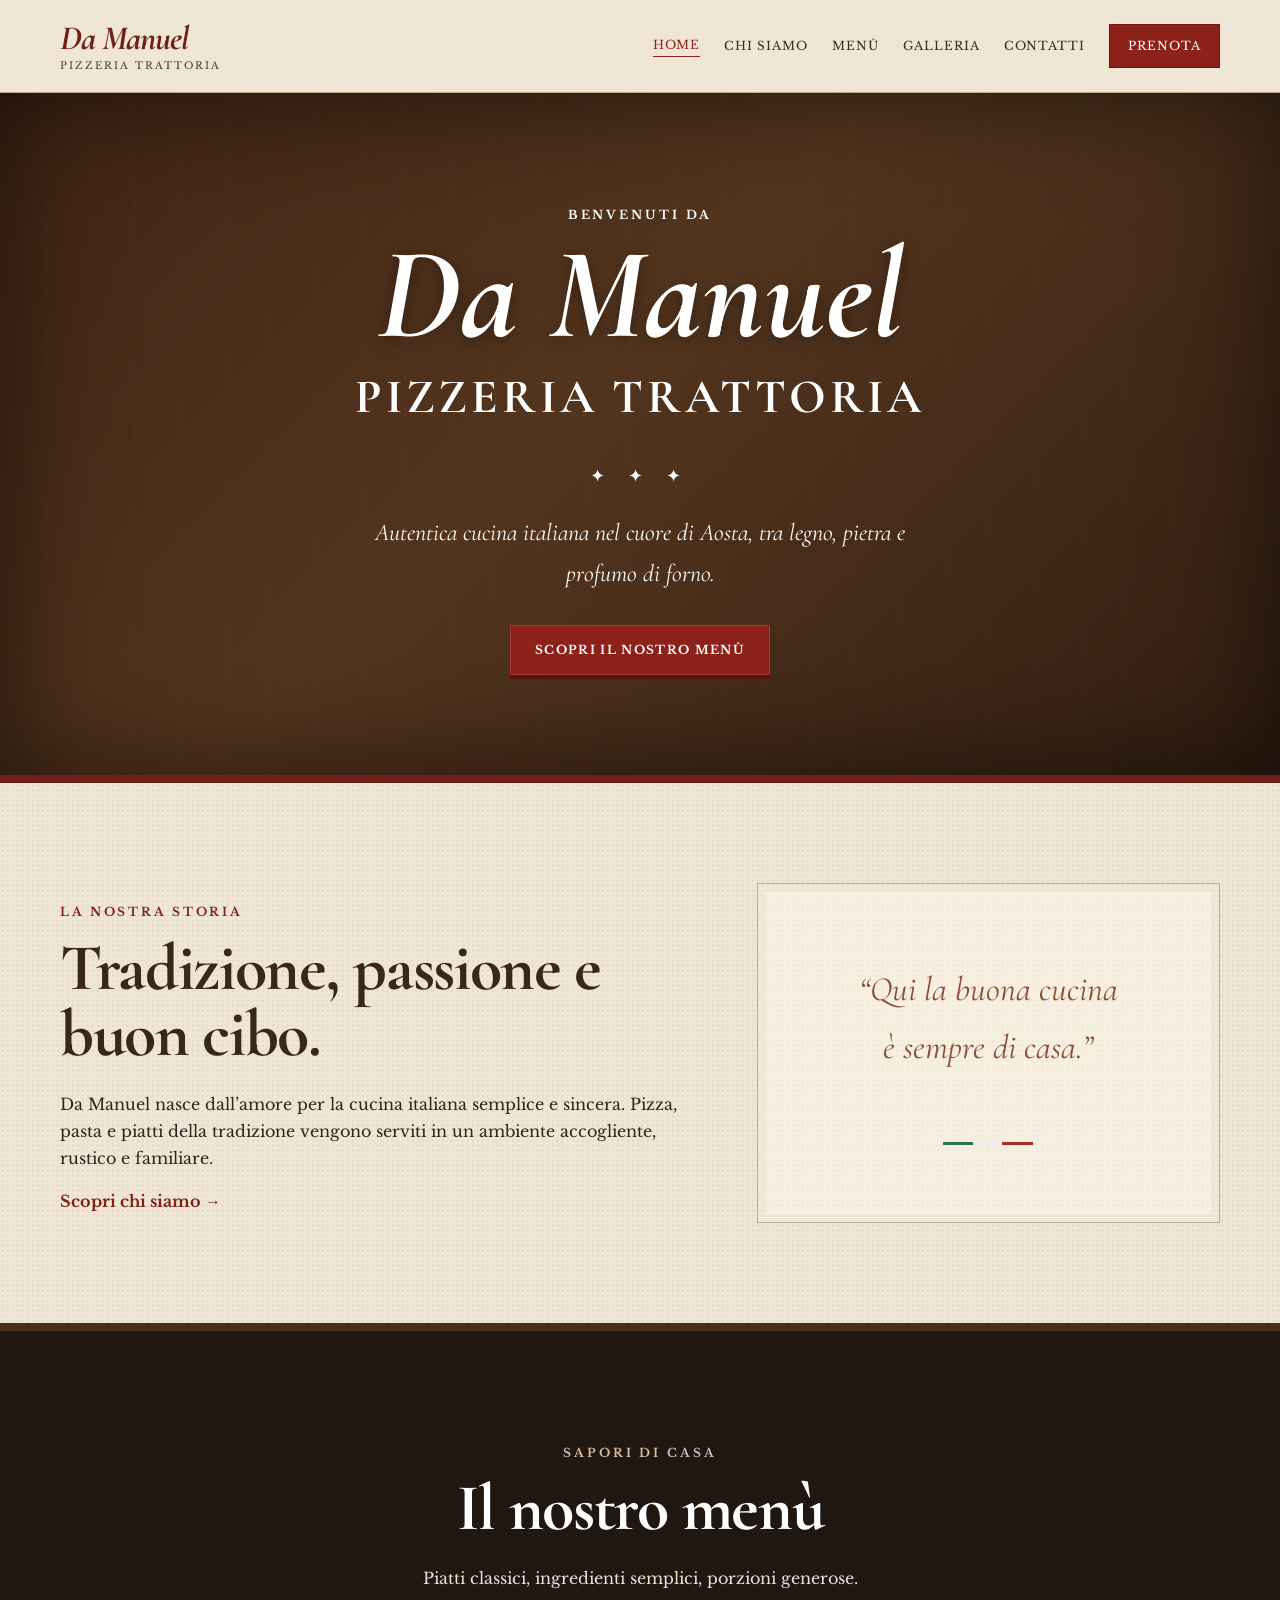
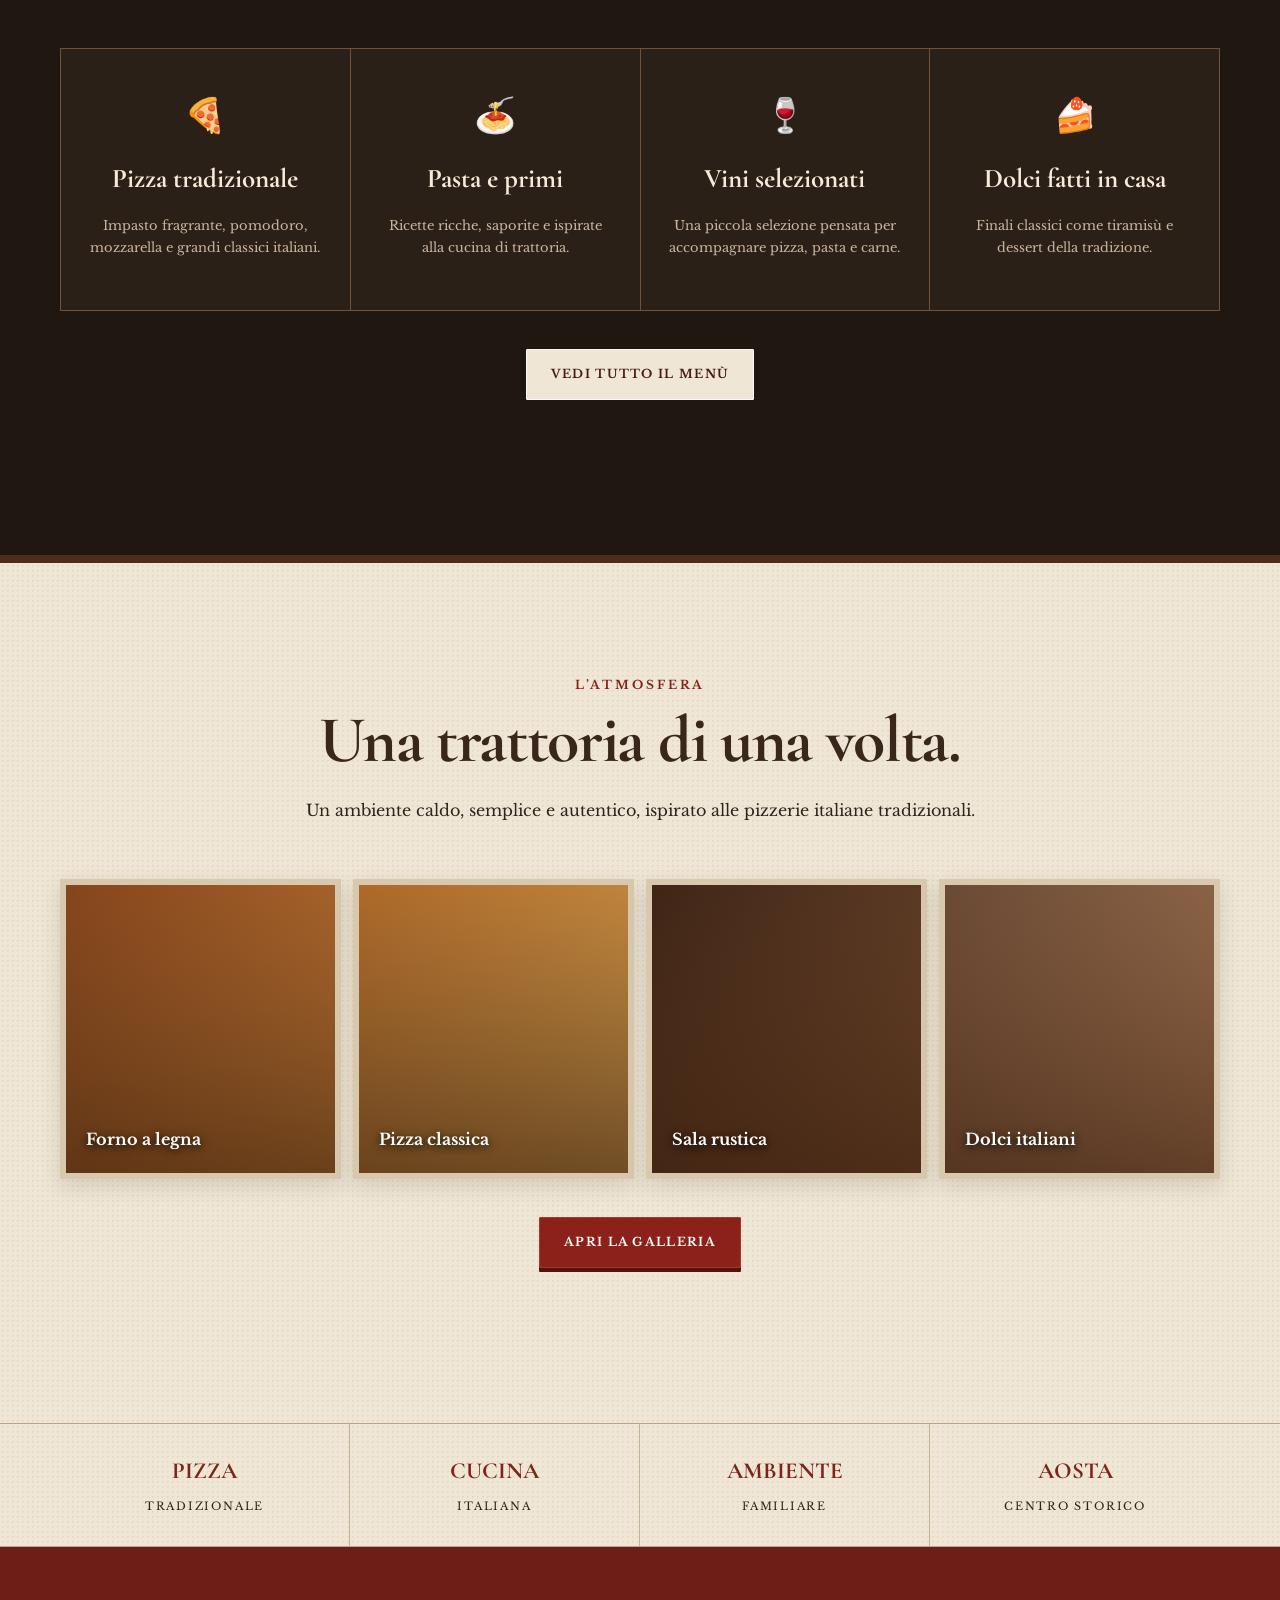
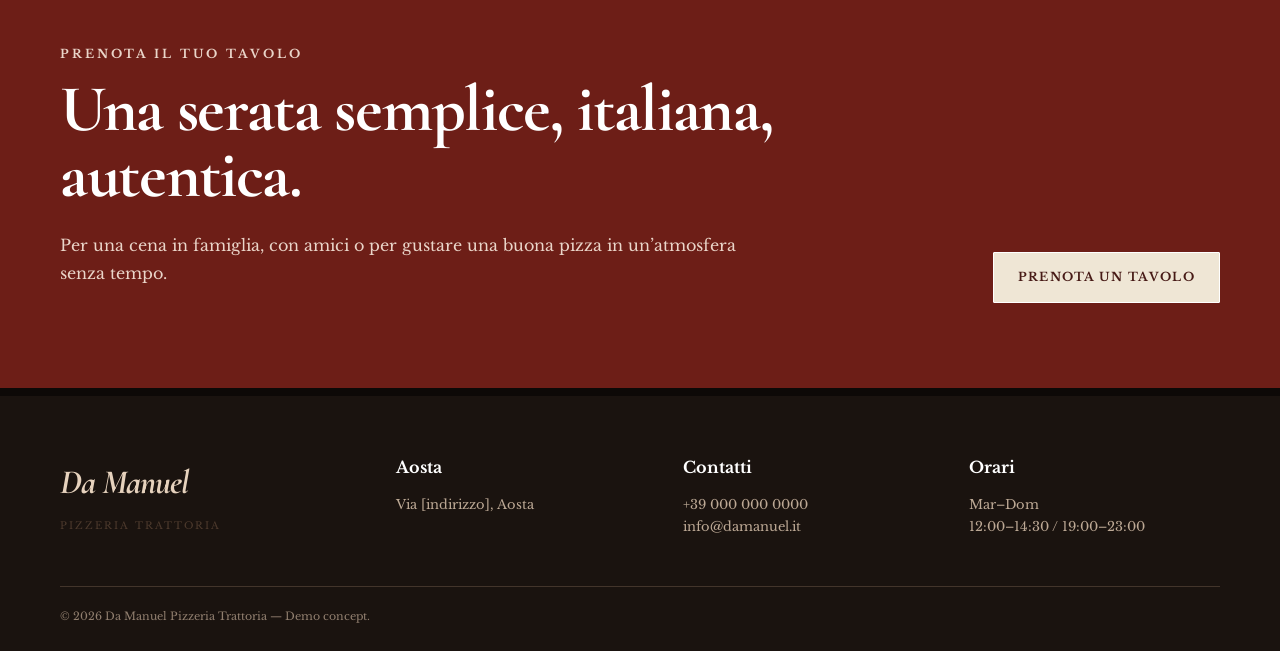
<file: index.html>
<!DOCTYPE html>
<html lang="it">
<head>
  <meta charset="UTF-8" />
  <meta name="viewport" content="width=device-width, initial-scale=1.0" />
  <meta name="description" content="Da Manuel — pizzeria e trattoria ad Aosta. Atmosfera rustica, cucina italiana e pizza tradizionale." />
  <title>Da Manuel — Pizzeria Trattoria Aosta</title>
  <link rel="preconnect" href="https://fonts.googleapis.com">
  <link rel="preconnect" href="https://fonts.gstatic.com" crossorigin>
  <link href="https://fonts.googleapis.com/css2?family=Cormorant+Garamond:ital,wght@0,500;0,600;0,700;1,600&family=Libre+Baskerville:wght@400;700&display=swap" rel="stylesheet">
  <link rel="stylesheet" href="styles.css" />
</head>
<body>
  <header class="site-header">
    <div class="container nav">
      <a class="brand" href="index.html"><span class="script">Da Manuel</span><small>PIZZERIA TRATTORIA</small></a>
      <button class="menu-toggle" aria-label="Apri menu">☰</button>
      <nav class="nav-links">
        <a class="active" href="index.html">Home</a>
        <a href="about.html">Chi siamo</a>
        <a href="menu.html">Menù</a>
        <a href="gallery.html">Galleria</a>
        <a href="contact.html">Contatti</a>
        <a href="contact.html#prenota" class="nav-cta">Prenota</a>
      </nav>
    </div>
  </header>

  <main>
    <section class="hero old-paper">
      <div class="hero-overlay"></div>
      <div class="container hero-inner reveal">
        <p class="overline">BENVENUTI DA</p>
        <h1>Da Manuel</h1>
        <h2>Pizzeria Trattoria</h2>
        <div class="ornament">✦ ✦ ✦</div>
        <p class="hero-copy">Autentica cucina italiana nel cuore di Aosta, tra legno, pietra e profumo di forno.</p>
        <a href="menu.html" class="btn btn-primary">Scopri il nostro menù</a>
      </div>
    </section>

    <section class="section old-paper">
      <div class="container story-grid">
        <div class="reveal">
          <p class="eyebrow">LA NOSTRA STORIA</p>
          <h3>Tradizione, passione e buon cibo.</h3>
          <p>Da Manuel nasce dall’amore per la cucina italiana semplice e sincera. Pizza, pasta e piatti della tradizione vengono serviti in un ambiente accogliente, rustico e familiare.</p>
          <a class="text-link" href="about.html">Scopri chi siamo →</a>
        </div>
        <div class="quote-card reveal">
          <span>“Qui la buona cucina<br>è sempre di casa.”</span>
          <div class="flag-line"></div>
        </div>
      </div>
    </section>

    <section class="section dark-section">
      <div class="container">
        <div class="section-head centered reveal">
          <p class="eyebrow light">SAPORI DI CASA</p>
          <h3>Il nostro menù</h3>
          <p>Piatti classici, ingredienti semplici, porzioni generose.</p>
        </div>
        <div class="menu-grid">
          <article class="menu-card reveal"><span class="menu-icon">🍕</span><h4>Pizza tradizionale</h4><p>Impasto fragrante, pomodoro, mozzarella e grandi classici italiani.</p></article>
          <article class="menu-card reveal"><span class="menu-icon">🍝</span><h4>Pasta e primi</h4><p>Ricette ricche, saporite e ispirate alla cucina di trattoria.</p></article>
          <article class="menu-card reveal"><span class="menu-icon">🍷</span><h4>Vini selezionati</h4><p>Una piccola selezione pensata per accompagnare pizza, pasta e carne.</p></article>
          <article class="menu-card reveal"><span class="menu-icon">🍰</span><h4>Dolci fatti in casa</h4><p>Finali classici come tiramisù e dessert della tradizione.</p></article>
        </div>
        <div class="centered button-row"><a href="menu.html" class="btn btn-light">Vedi tutto il menù</a></div>
      </div>
    </section>

    <section class="section old-paper">
      <div class="container">
        <div class="section-head centered reveal">
          <p class="eyebrow">L’ATMOSFERA</p>
          <h3>Una trattoria di una volta.</h3>
          <p>Un ambiente caldo, semplice e autentico, ispirato alle pizzerie italiane tradizionali.</p>
        </div>
        <div class="gallery">
          <div class="photo photo-one reveal"><span>Forno a legna</span></div>
          <div class="photo photo-two reveal"><span>Pizza classica</span></div>
          <div class="photo photo-three reveal"><span>Sala rustica</span></div>
          <div class="photo photo-four reveal"><span>Dolci italiani</span></div>
        </div>
        <div class="centered button-row"><a href="gallery.html" class="btn btn-primary">Apri la galleria</a></div>
      </div>
    </section>

    <section class="features old-paper">
      <div class="container features-grid">
        <div><strong>Pizza</strong><span>tradizionale</span></div>
        <div><strong>Cucina</strong><span>italiana</span></div>
        <div><strong>Ambiente</strong><span>familiare</span></div>
        <div><strong>Aosta</strong><span>centro storico</span></div>
      </div>
    </section>

    <section class="section booking-section">
      <div class="container booking-card reveal">
        <div>
          <p class="eyebrow light">PRENOTA IL TUO TAVOLO</p>
          <h3>Una serata semplice, italiana, autentica.</h3>
          <p>Per una cena in famiglia, con amici o per gustare una buona pizza in un’atmosfera senza tempo.</p>
        </div>
        <a href="contact.html#prenota" class="btn btn-light">Prenota un tavolo</a>
      </div>
    </section>
  </main>

  <footer>
    <div class="container footer-grid">
      <div class="footer-brand"><span class="script">Da Manuel</span><small>PIZZERIA TRATTORIA</small></div>
      <div><strong>Aosta</strong><p>Via [indirizzo], Aosta</p></div>
      <div><strong>Contatti</strong><p>+39 000 000 0000<br>info@damanuel.it</p></div>
      <div><strong>Orari</strong><p>Mar–Dom<br>12:00–14:30 / 19:00–23:00</p></div>
    </div>
    <div class="container footer-bottom">© 2026 Da Manuel Pizzeria Trattoria — Demo concept.</div>
  </footer>
  <script src="script.js"></script>
</body>
</html>
</file>
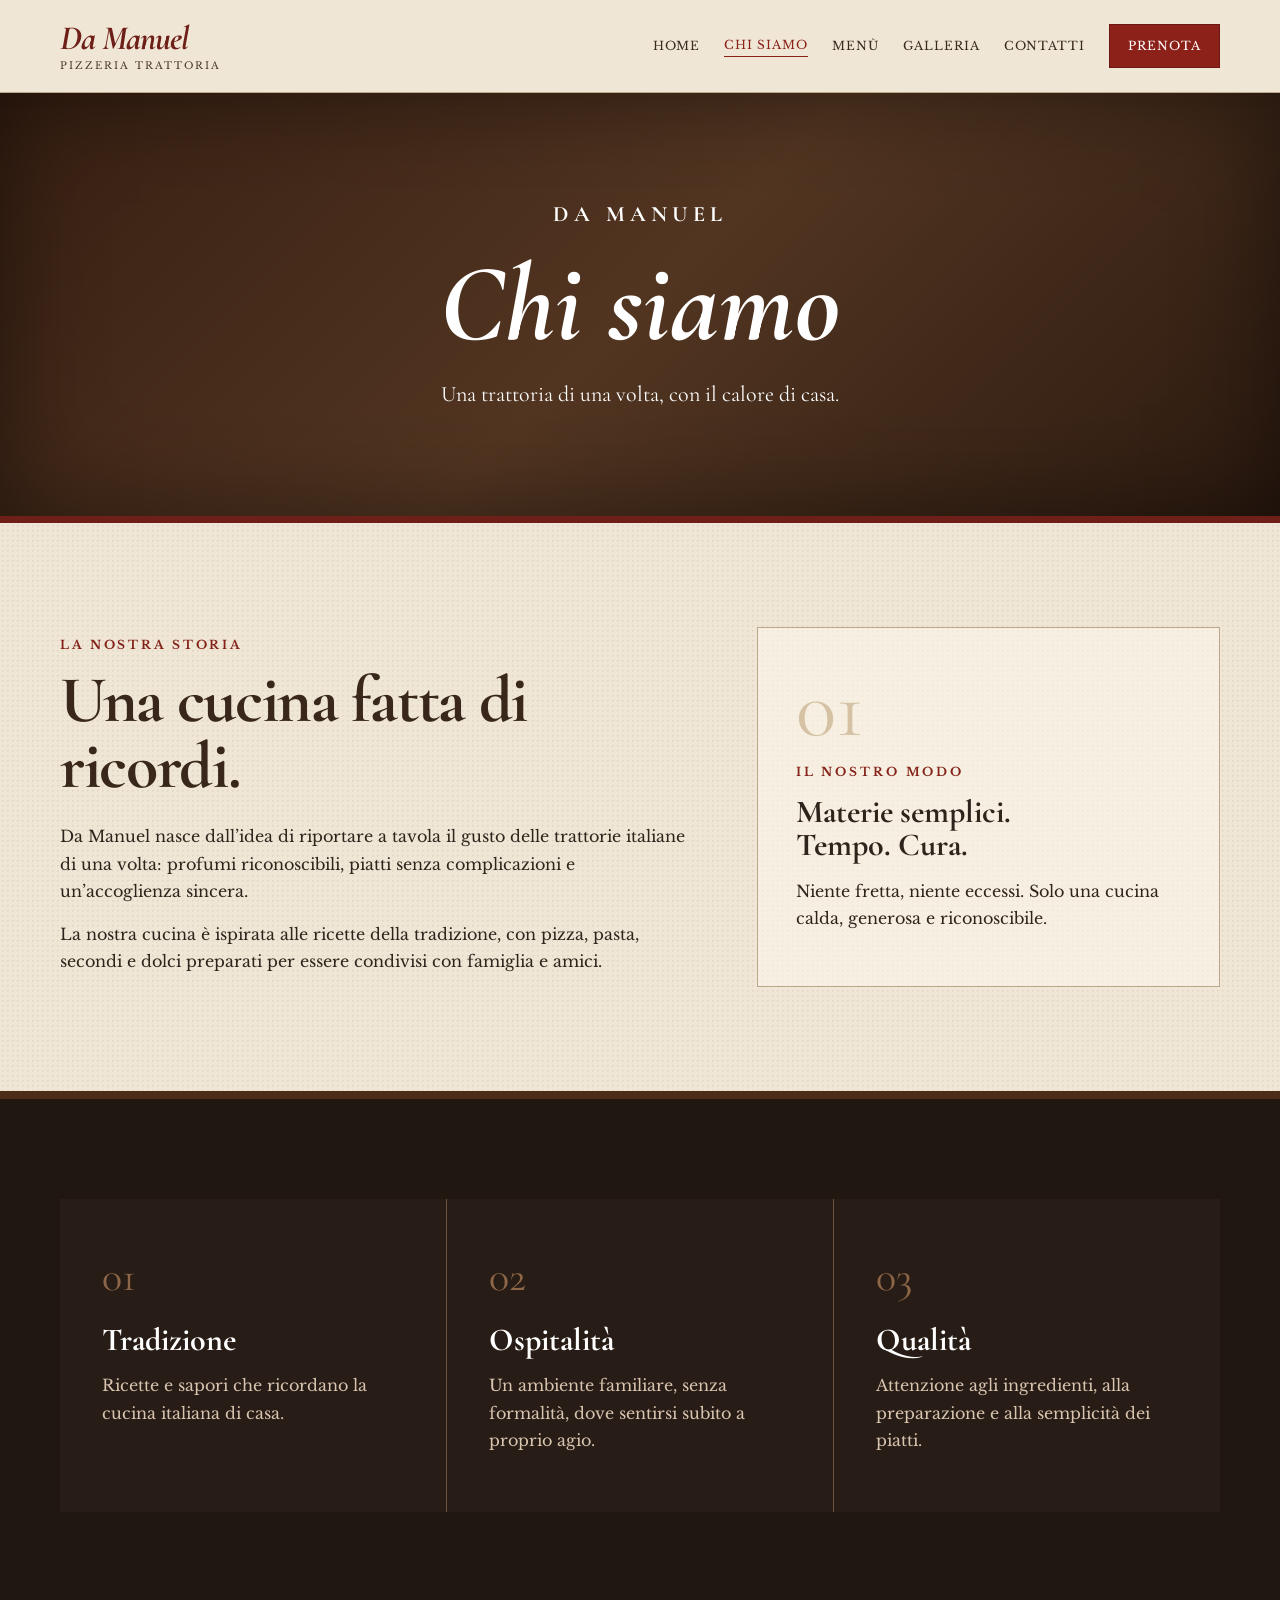
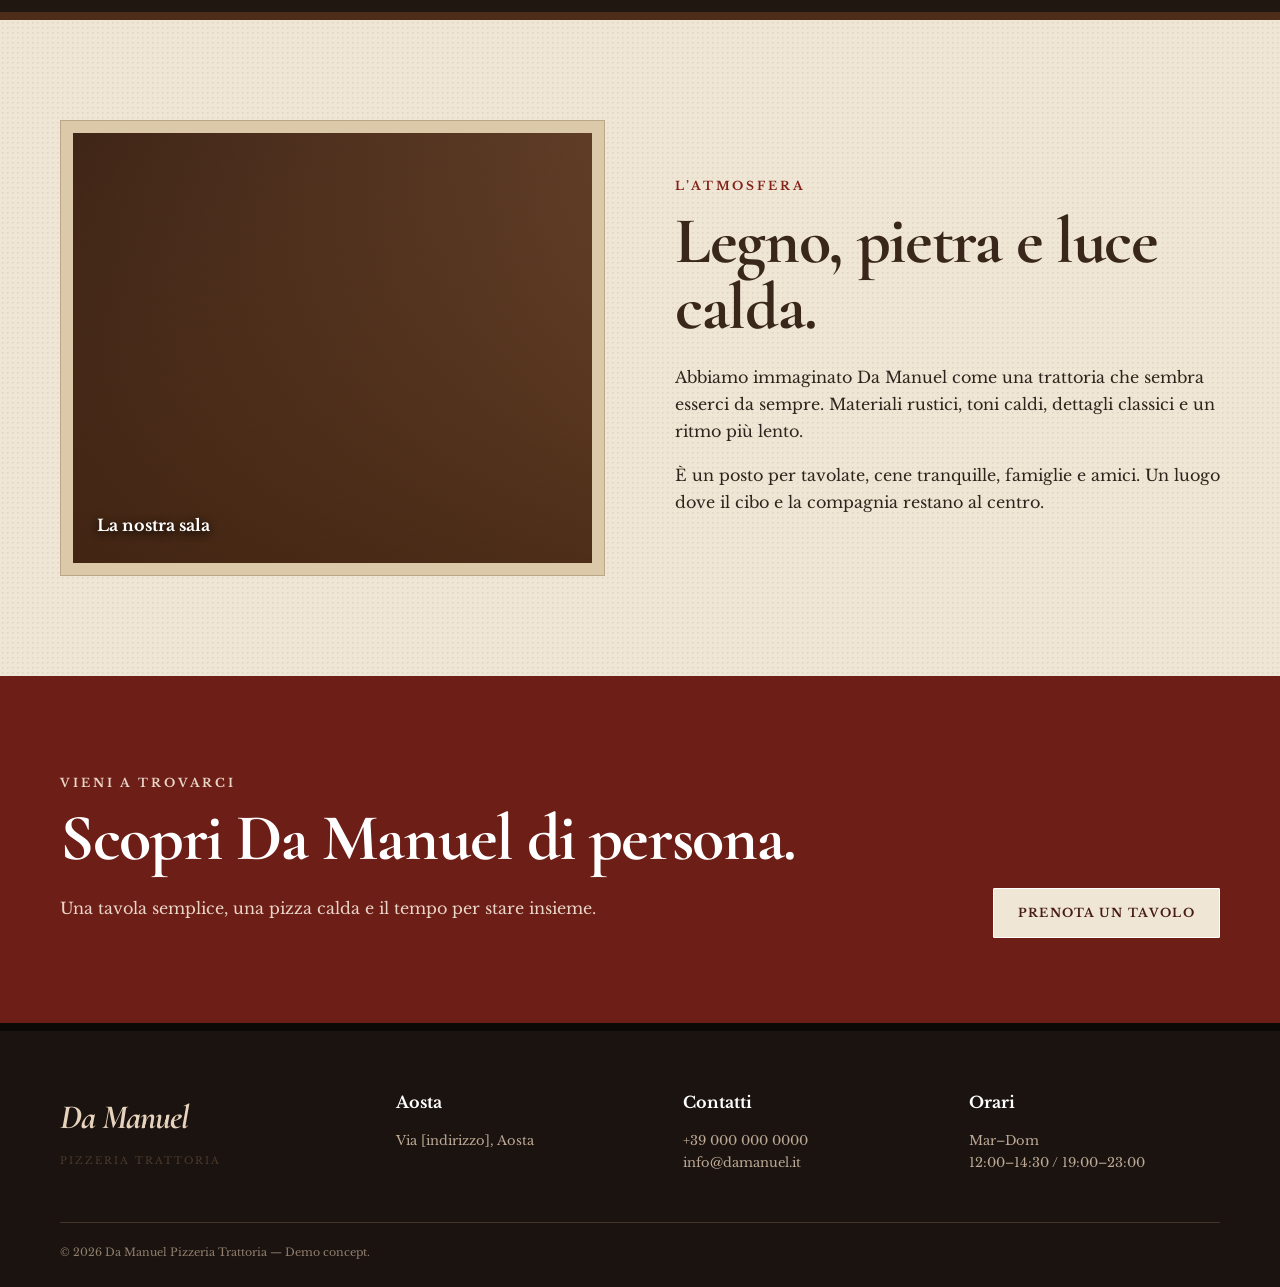
<file: about.html>
<!DOCTYPE html>
<html lang="it">
<head>
  <meta charset="UTF-8" />
  <meta name="viewport" content="width=device-width, initial-scale=1.0" />
  <meta name="description" content="Scopri la storia, i valori e l’atmosfera di Da Manuel, pizzeria trattoria ad Aosta." />
  <title>Chi siamo — Da Manuel</title>
  <link rel="preconnect" href="https://fonts.googleapis.com">
  <link rel="preconnect" href="https://fonts.gstatic.com" crossorigin>
  <link href="https://fonts.googleapis.com/css2?family=Cormorant+Garamond:ital,wght@0,500;0,600;0,700;1,600&family=Libre+Baskerville:wght@400;700&display=swap" rel="stylesheet">
  <link rel="stylesheet" href="styles.css" />
</head>
<body>
  <header class="site-header">
    <div class="container nav">
      <a class="brand" href="index.html"><span class="script">Da Manuel</span><small>PIZZERIA TRATTORIA</small></a>
      <button class="menu-toggle" aria-label="Apri menu">☰</button>
      <nav class="nav-links">
        <a href="index.html">Home</a>
        <a class="active" href="about.html">Chi siamo</a>
        <a href="menu.html">Menù</a>
        <a href="gallery.html">Galleria</a>
        <a href="contact.html">Contatti</a>
        <a href="contact.html#prenota" class="nav-cta">Prenota</a>
      </nav>
    </div>
  </header>

  <main>
    <section class="page-hero about-hero">
      <div class="page-hero-overlay"></div>
      <div class="container page-hero-inner reveal">
        <p class="overline">DA MANUEL</p>
        <h1>Chi siamo</h1>
        <p>Una trattoria di una volta, con il calore di casa.</p>
      </div>
    </section>

    <section class="section old-paper">
      <div class="container story-grid">
        <div class="reveal">
          <p class="eyebrow">LA NOSTRA STORIA</p>
          <h3>Una cucina fatta di ricordi.</h3>
          <p>Da Manuel nasce dall’idea di riportare a tavola il gusto delle trattorie italiane di una volta: profumi riconoscibili, piatti senza complicazioni e un’accoglienza sincera.</p>
          <p>La nostra cucina è ispirata alle ricette della tradizione, con pizza, pasta, secondi e dolci preparati per essere condivisi con famiglia e amici.</p>
        </div>
        <div class="heritage-card reveal">
          <div class="heritage-number">01</div>
          <p class="eyebrow">IL NOSTRO MODO</p>
          <h4>Materie semplici.<br>Tempo. Cura.</h4>
          <p>Niente fretta, niente eccessi. Solo una cucina calda, generosa e riconoscibile.</p>
        </div>
      </div>
    </section>

    <section class="section dark-section">
      <div class="container values-grid">
        <article class="value-card reveal"><span>01</span><h4>Tradizione</h4><p>Ricette e sapori che ricordano la cucina italiana di casa.</p></article>
        <article class="value-card reveal"><span>02</span><h4>Ospitalità</h4><p>Un ambiente familiare, senza formalità, dove sentirsi subito a proprio agio.</p></article>
        <article class="value-card reveal"><span>03</span><h4>Qualità</h4><p>Attenzione agli ingredienti, alla preparazione e alla semplicità dei piatti.</p></article>
      </div>
    </section>

    <section class="section old-paper">
      <div class="container split-wide">
        <div class="vintage-frame reveal">
          <div class="vintage-photo photo-three"><span>La nostra sala</span></div>
        </div>
        <div class="reveal">
          <p class="eyebrow">L’ATMOSFERA</p>
          <h3>Legno, pietra e luce calda.</h3>
          <p>Abbiamo immaginato Da Manuel come una trattoria che sembra esserci da sempre. Materiali rustici, toni caldi, dettagli classici e un ritmo più lento.</p>
          <p>È un posto per tavolate, cene tranquille, famiglie e amici. Un luogo dove il cibo e la compagnia restano al centro.</p>
        </div>
      </div>
    </section>

    <section class="section booking-section">
      <div class="container booking-card reveal">
        <div><p class="eyebrow light">VIENI A TROVARCI</p><h3>Scopri Da Manuel di persona.</h3><p>Una tavola semplice, una pizza calda e il tempo per stare insieme.</p></div>
        <a href="contact.html#prenota" class="btn btn-light">Prenota un tavolo</a>
      </div>
    </section>
  </main>

  <footer>
    <div class="container footer-grid">
      <div class="footer-brand"><span class="script">Da Manuel</span><small>PIZZERIA TRATTORIA</small></div>
      <div><strong>Aosta</strong><p>Via [indirizzo], Aosta</p></div>
      <div><strong>Contatti</strong><p>+39 000 000 0000<br>info@damanuel.it</p></div>
      <div><strong>Orari</strong><p>Mar–Dom<br>12:00–14:30 / 19:00–23:00</p></div>
    </div>
    <div class="container footer-bottom">© 2026 Da Manuel Pizzeria Trattoria — Demo concept.</div>
  </footer>
  <script src="script.js"></script>
</body>
</html>
</file>
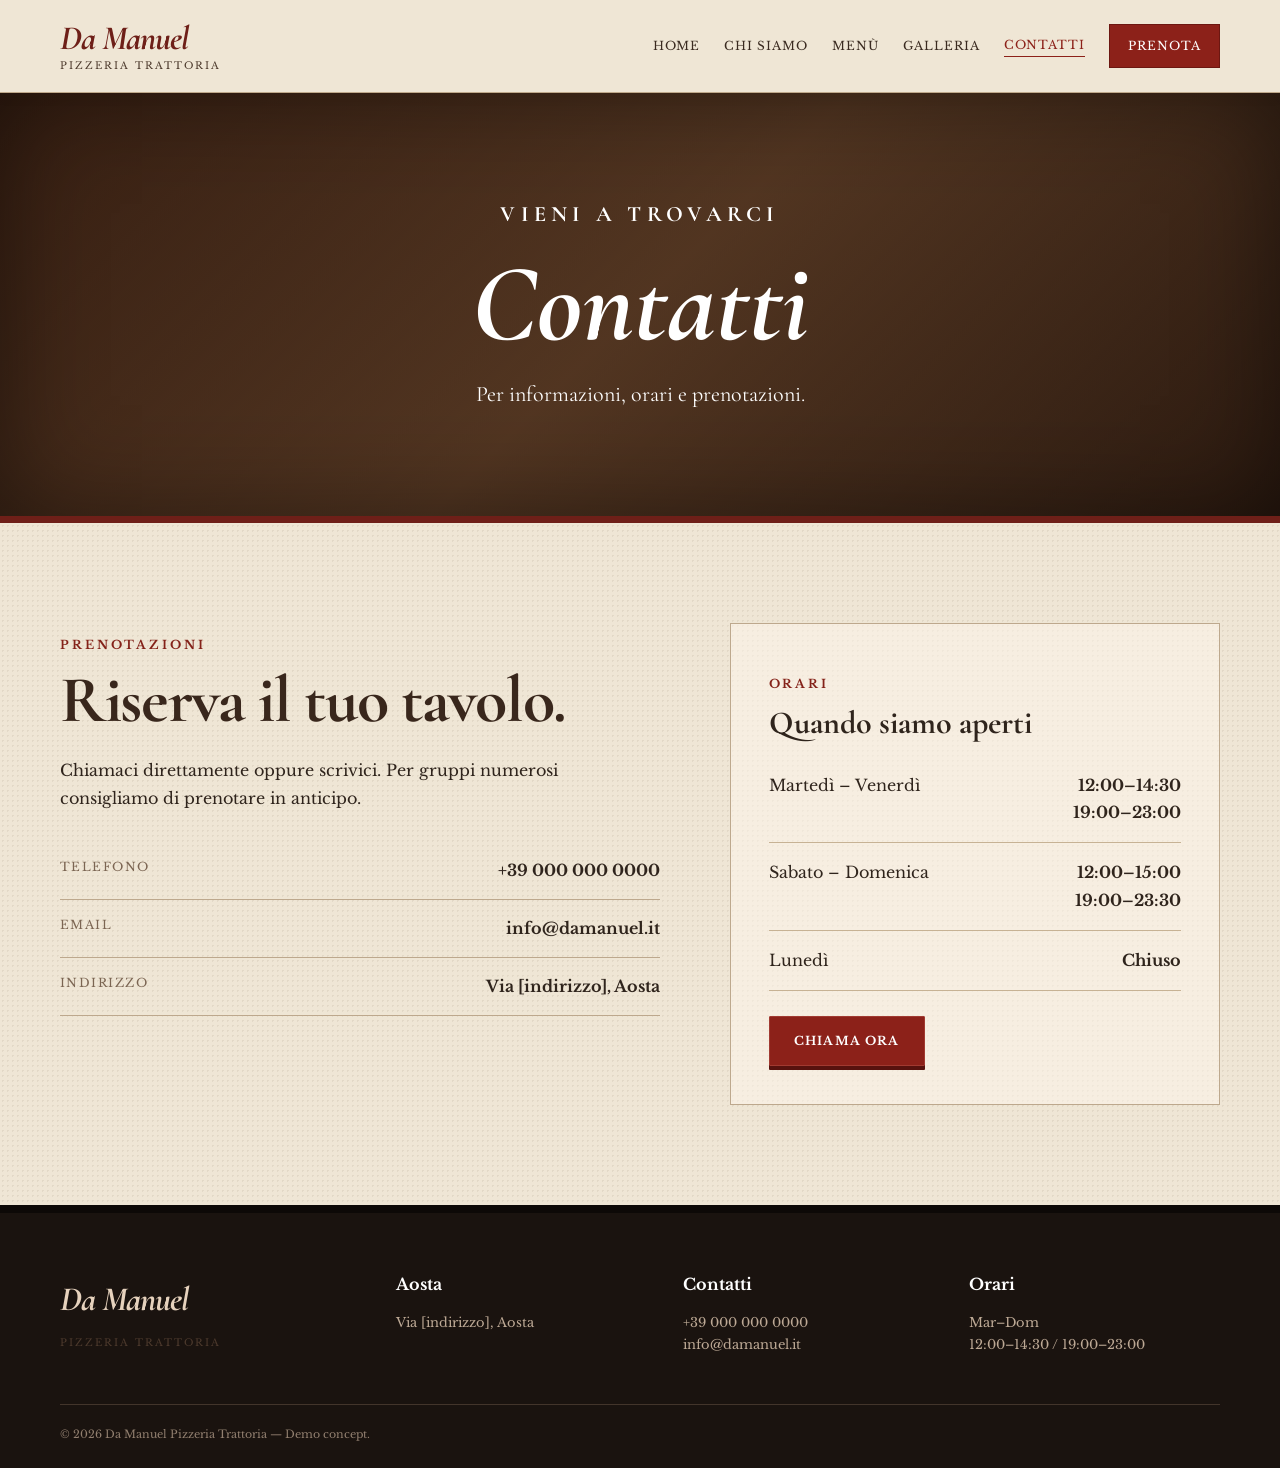
<file: contact.html>
<!DOCTYPE html>
<html lang="it">
<head>
  <meta charset="UTF-8" />
  <meta name="viewport" content="width=device-width, initial-scale=1.0" />
  <meta name="description" content="Contatti e prenotazioni Da Manuel, pizzeria trattoria ad Aosta." />
  <title>Contatti e prenotazioni — Da Manuel</title>
  <link rel="preconnect" href="https://fonts.googleapis.com"><link rel="preconnect" href="https://fonts.gstatic.com" crossorigin>
  <link href="https://fonts.googleapis.com/css2?family=Cormorant+Garamond:ital,wght@0,500;0,600;0,700;1,600&family=Libre+Baskerville:wght@400;700&display=swap" rel="stylesheet">
  <link rel="stylesheet" href="styles.css" />
</head>
<body>
<header class="site-header"><div class="container nav"><a class="brand" href="index.html"><span class="script">Da Manuel</span><small>PIZZERIA TRATTORIA</small></a><button class="menu-toggle" aria-label="Apri menu">☰</button><nav class="nav-links"><a href="index.html">Home</a><a href="about.html">Chi siamo</a><a href="menu.html">Menù</a><a href="gallery.html">Galleria</a><a class="active" href="contact.html">Contatti</a><a href="#prenota" class="nav-cta">Prenota</a></nav></div></header>
<main>
<section class="page-hero contact-hero"><div class="page-hero-overlay"></div><div class="container page-hero-inner reveal"><p class="overline">VIENI A TROVARCI</p><h1>Contatti</h1><p>Per informazioni, orari e prenotazioni.</p></div></section>
<section class="section old-paper" id="prenota"><div class="container contact-grid"><div class="reveal"><p class="eyebrow">PRENOTAZIONI</p><h3>Riserva il tuo tavolo.</h3><p>Chiamaci direttamente oppure scrivici. Per gruppi numerosi consigliamo di prenotare in anticipo.</p><div class="contact-details"><div><span>Telefono</span><strong>+39 000 000 0000</strong></div><div><span>Email</span><strong>info@damanuel.it</strong></div><div><span>Indirizzo</span><strong>Via [indirizzo], Aosta</strong></div></div></div><div class="opening-card reveal"><p class="eyebrow">ORARI</p><h4>Quando siamo aperti</h4><div class="hours-row"><span>Martedì – Venerdì</span><b>12:00–14:30<br>19:00–23:00</b></div><div class="hours-row"><span>Sabato – Domenica</span><b>12:00–15:00<br>19:00–23:30</b></div><div class="hours-row"><span>Lunedì</span><b>Chiuso</b></div><a href="tel:+390000000000" class="btn btn-primary">Chiama ora</a></div></div></section>
</main>
<footer><div class="container footer-grid"><div class="footer-brand"><span class="script">Da Manuel</span><small>PIZZERIA TRATTORIA</small></div><div><strong>Aosta</strong><p>Via [indirizzo], Aosta</p></div><div><strong>Contatti</strong><p>+39 000 000 0000<br>info@damanuel.it</p></div><div><strong>Orari</strong><p>Mar–Dom<br>12:00–14:30 / 19:00–23:00</p></div></div><div class="container footer-bottom">© 2026 Da Manuel Pizzeria Trattoria — Demo concept.</div></footer>
<script src="script.js"></script>
</body></html>
</file>
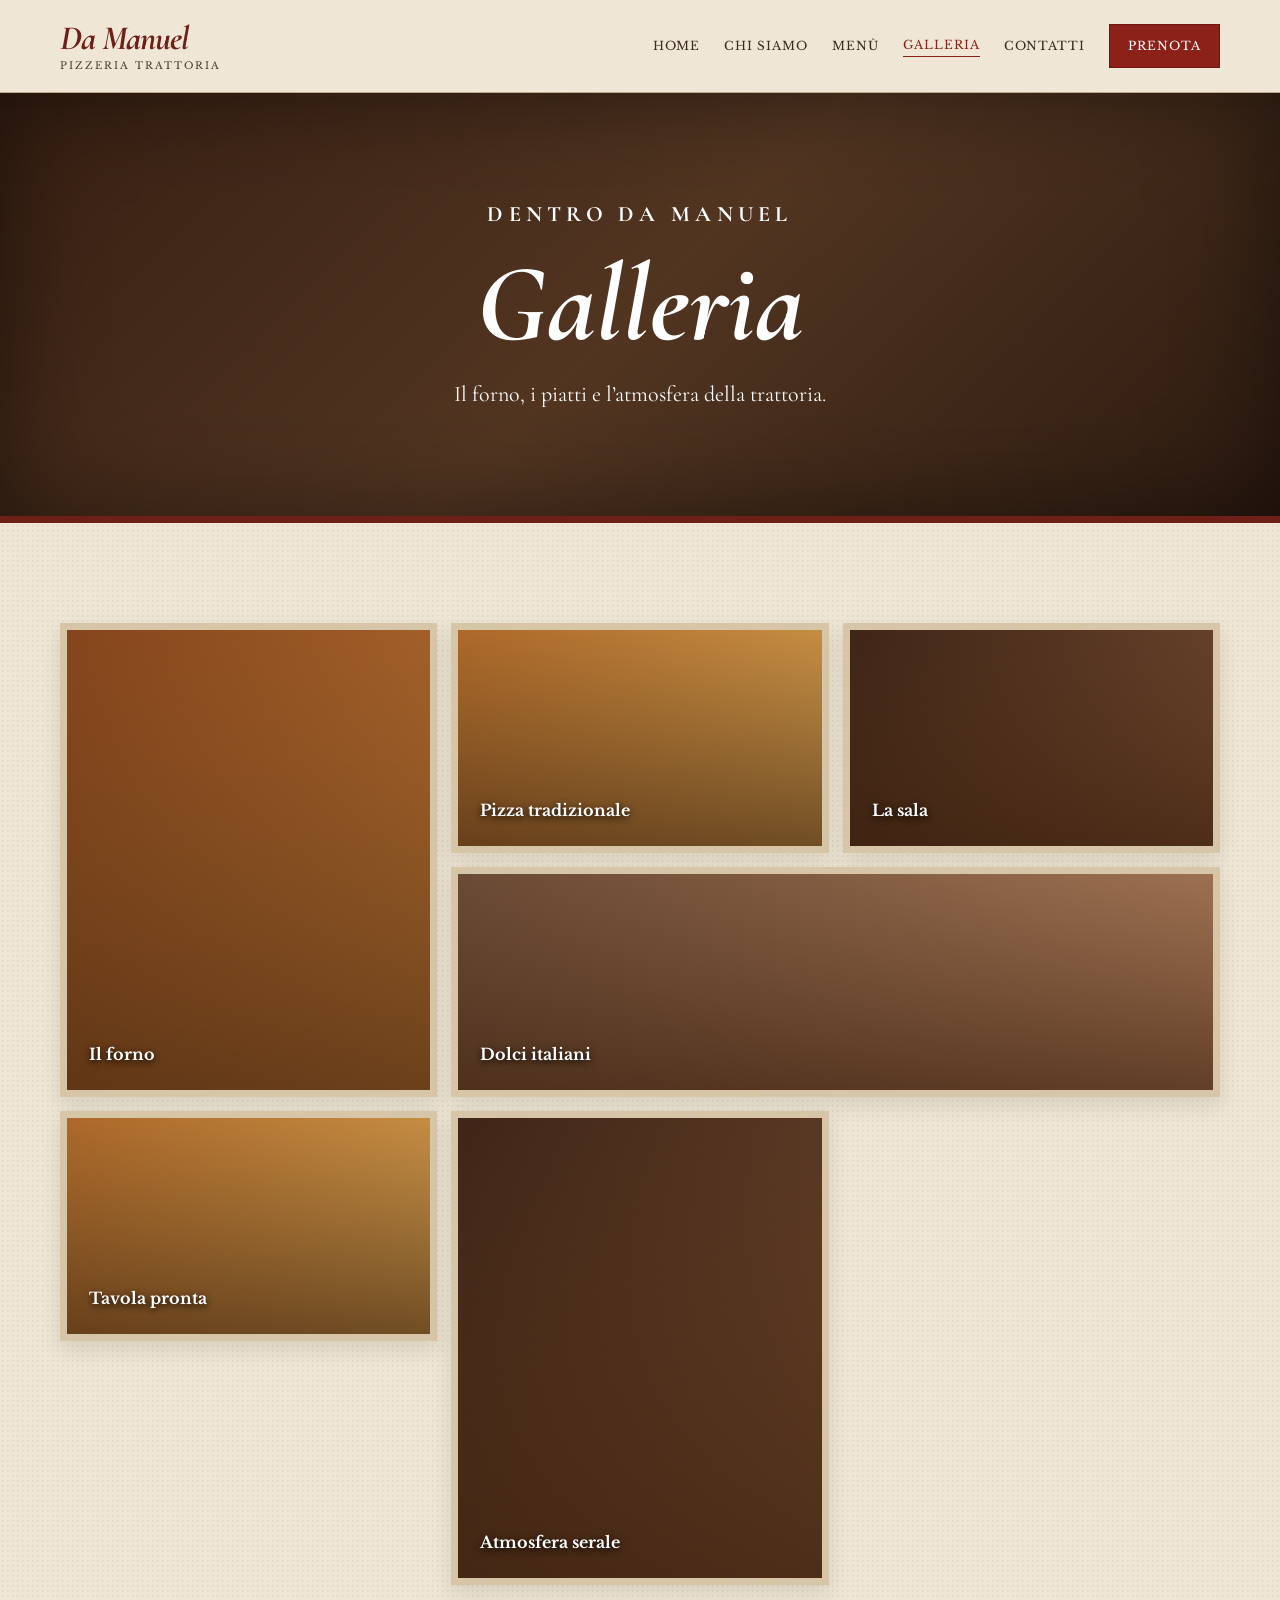
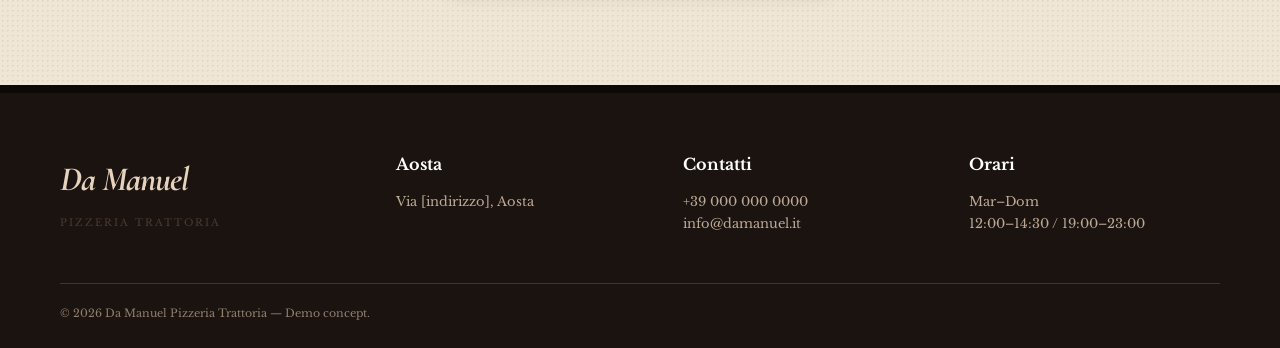
<file: gallery.html>
<!DOCTYPE html>
<html lang="it">
<head>
  <meta charset="UTF-8" />
  <meta name="viewport" content="width=device-width, initial-scale=1.0" />
  <meta name="description" content="Galleria di Da Manuel: pizza, cucina e atmosfera rustica ad Aosta." />
  <title>Galleria — Da Manuel</title>
  <link rel="preconnect" href="https://fonts.googleapis.com"><link rel="preconnect" href="https://fonts.gstatic.com" crossorigin>
  <link href="https://fonts.googleapis.com/css2?family=Cormorant+Garamond:ital,wght@0,500;0,600;0,700;1,600&family=Libre+Baskerville:wght@400;700&display=swap" rel="stylesheet">
  <link rel="stylesheet" href="styles.css" />
</head>
<body>
<header class="site-header"><div class="container nav"><a class="brand" href="index.html"><span class="script">Da Manuel</span><small>PIZZERIA TRATTORIA</small></a><button class="menu-toggle" aria-label="Apri menu">☰</button><nav class="nav-links"><a href="index.html">Home</a><a href="about.html">Chi siamo</a><a href="menu.html">Menù</a><a class="active" href="gallery.html">Galleria</a><a href="contact.html">Contatti</a><a href="contact.html#prenota" class="nav-cta">Prenota</a></nav></div></header>
<main>
<section class="page-hero gallery-hero"><div class="page-hero-overlay"></div><div class="container page-hero-inner reveal"><p class="overline">DENTRO DA MANUEL</p><h1>Galleria</h1><p>Il forno, i piatti e l’atmosfera della trattoria.</p></div></section>
<section class="section old-paper"><div class="container"><div class="masonry-gallery"><div class="gallery-tile tall photo-one reveal"><span>Il forno</span></div><div class="gallery-tile photo-two reveal"><span>Pizza tradizionale</span></div><div class="gallery-tile photo-three reveal"><span>La sala</span></div><div class="gallery-tile wide photo-four reveal"><span>Dolci italiani</span></div><div class="gallery-tile photo-two reveal"><span>Tavola pronta</span></div><div class="gallery-tile tall photo-three reveal"><span>Atmosfera serale</span></div></div></div></section>
</main>
<footer><div class="container footer-grid"><div class="footer-brand"><span class="script">Da Manuel</span><small>PIZZERIA TRATTORIA</small></div><div><strong>Aosta</strong><p>Via [indirizzo], Aosta</p></div><div><strong>Contatti</strong><p>+39 000 000 0000<br>info@damanuel.it</p></div><div><strong>Orari</strong><p>Mar–Dom<br>12:00–14:30 / 19:00–23:00</p></div></div><div class="container footer-bottom">© 2026 Da Manuel Pizzeria Trattoria — Demo concept.</div></footer>
<script src="script.js"></script>
</body></html>
</file>
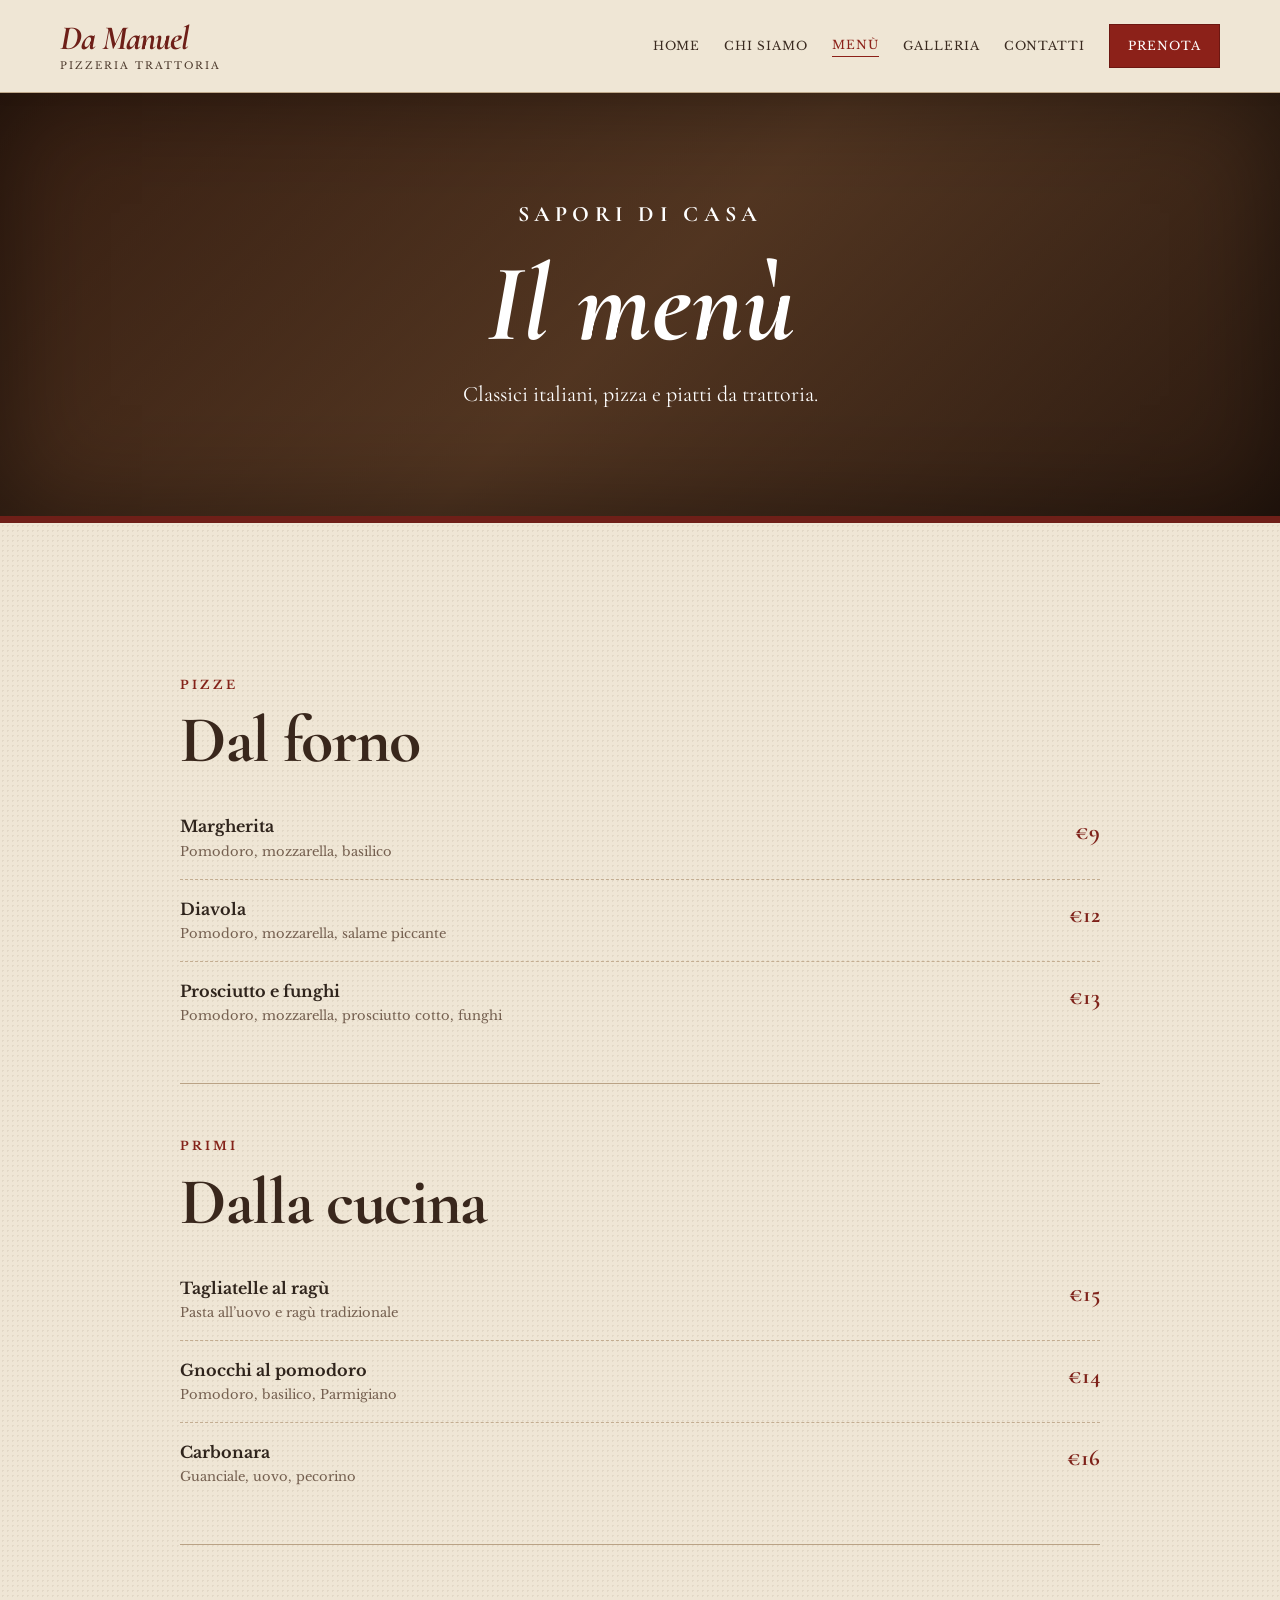
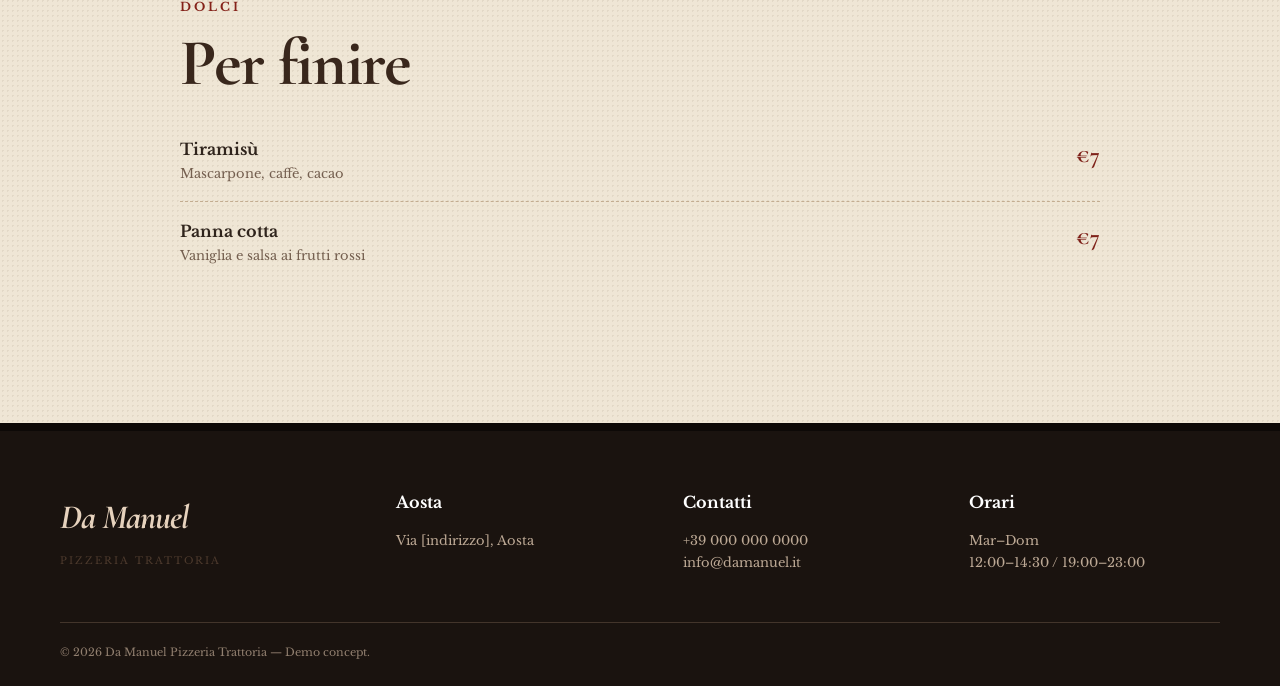
<file: menu.html>
<!DOCTYPE html>
<html lang="it">
<head>
  <meta charset="UTF-8" />
  <meta name="viewport" content="width=device-width, initial-scale=1.0" />
  <meta name="description" content="Scopri il menù di Da Manuel: pizze, primi, secondi e dolci della tradizione italiana." />
  <title>Menù — Da Manuel</title>
  <link rel="preconnect" href="https://fonts.googleapis.com">
  <link rel="preconnect" href="https://fonts.gstatic.com" crossorigin>
  <link href="https://fonts.googleapis.com/css2?family=Cormorant+Garamond:ital,wght@0,500;0,600;0,700;1,600&family=Libre+Baskerville:wght@400;700&display=swap" rel="stylesheet">
  <link rel="stylesheet" href="styles.css" />
</head>
<body>
  <header class="site-header">
    <div class="container nav">
      <a class="brand" href="index.html"><span class="script">Da Manuel</span><small>PIZZERIA TRATTORIA</small></a>
      <button class="menu-toggle" aria-label="Apri menu">☰</button>
      <nav class="nav-links">
        <a href="index.html">Home</a><a href="about.html">Chi siamo</a><a class="active" href="menu.html">Menù</a><a href="gallery.html">Galleria</a><a href="contact.html">Contatti</a><a href="contact.html#prenota" class="nav-cta">Prenota</a>
      </nav>
    </div>
  </header>
  <main>
    <section class="page-hero menu-page-hero"><div class="page-hero-overlay"></div><div class="container page-hero-inner reveal"><p class="overline">SAPORI DI CASA</p><h1>Il menù</h1><p>Classici italiani, pizza e piatti da trattoria.</p></div></section>
    <section class="section old-paper">
      <div class="container menu-list">
        <div class="menu-category reveal"><p class="eyebrow">PIZZE</p><h3>Dal forno</h3>
          <div class="dish"><div><strong>Margherita</strong><span>Pomodoro, mozzarella, basilico</span></div><b>€9</b></div>
          <div class="dish"><div><strong>Diavola</strong><span>Pomodoro, mozzarella, salame piccante</span></div><b>€12</b></div>
          <div class="dish"><div><strong>Prosciutto e funghi</strong><span>Pomodoro, mozzarella, prosciutto cotto, funghi</span></div><b>€13</b></div>
        </div>
        <div class="menu-category reveal"><p class="eyebrow">PRIMI</p><h3>Dalla cucina</h3>
          <div class="dish"><div><strong>Tagliatelle al ragù</strong><span>Pasta all’uovo e ragù tradizionale</span></div><b>€15</b></div>
          <div class="dish"><div><strong>Gnocchi al pomodoro</strong><span>Pomodoro, basilico, Parmigiano</span></div><b>€14</b></div>
          <div class="dish"><div><strong>Carbonara</strong><span>Guanciale, uovo, pecorino</span></div><b>€16</b></div>
        </div>
        <div class="menu-category reveal"><p class="eyebrow">DOLCI</p><h3>Per finire</h3>
          <div class="dish"><div><strong>Tiramisù</strong><span>Mascarpone, caffè, cacao</span></div><b>€7</b></div>
          <div class="dish"><div><strong>Panna cotta</strong><span>Vaniglia e salsa ai frutti rossi</span></div><b>€7</b></div>
        </div>
      </div>
    </section>
  </main>
  <footer><div class="container footer-grid"><div class="footer-brand"><span class="script">Da Manuel</span><small>PIZZERIA TRATTORIA</small></div><div><strong>Aosta</strong><p>Via [indirizzo], Aosta</p></div><div><strong>Contatti</strong><p>+39 000 000 0000<br>info@damanuel.it</p></div><div><strong>Orari</strong><p>Mar–Dom<br>12:00–14:30 / 19:00–23:00</p></div></div><div class="container footer-bottom">© 2026 Da Manuel Pizzeria Trattoria — Demo concept.</div></footer>
  <script src="script.js"></script>
</body>
</html>
</file>
<file: styles.css>
*{box-sizing:border-box}html{scroll-behavior:smooth}body{margin:0;background:#efe6d5;color:#2f241c;font-family:"Libre Baskerville",serif;line-height:1.7}.container{width:min(1160px,calc(100% - 40px));margin:auto}.old-paper{background-color:#efe6d5;background-image:radial-gradient(rgba(88,61,37,.08) 1px,transparent 1px);background-size:5px 5px}.site-header{position:sticky;top:0;z-index:50;background:rgba(239,230,213,.96);border-bottom:1px solid #bfa98b;box-shadow:0 3px 12px rgba(55,37,24,.08)}.nav{min-height:92px;display:flex;align-items:center;justify-content:space-between}.brand{text-decoration:none;color:#6e1f18;display:flex;flex-direction:column;line-height:1}.script{font-family:"Cormorant Garamond",serif;font-style:italic;font-weight:700;font-size:34px;letter-spacing:-1px}.brand small,.footer-brand small{font-size:10px;letter-spacing:.2em;color:#4d3a2d;margin-top:5px}.nav-links{display:flex;align-items:center;gap:24px}.nav-links a{color:#3a2a20;text-decoration:none;font-size:12px;text-transform:uppercase;letter-spacing:.08em}.nav-links a:hover{color:#8c2119}.nav-cta{background:#8c2119;color:#fff!important;padding:11px 18px;border:1px solid #6c1711}.menu-toggle{display:none;background:transparent;border:0;font-size:25px;color:#4a3427}.hero{min-height:690px;display:grid;place-items:center;position:relative;background:linear-gradient(rgba(43,25,14,.58),rgba(43,25,14,.58)),linear-gradient(135deg,#5c321b 0%,#8a5b33 45%,#3b2416 100%);color:#fff;text-align:center;border-bottom:8px solid #6e1f18}.hero:before{content:"";position:absolute;inset:0;background:repeating-linear-gradient(90deg,rgba(255,255,255,.02) 0 1px,transparent 1px 45px)}.hero-overlay{position:absolute;inset:0;box-shadow:inset 0 0 120px rgba(0,0,0,.55)}.hero-inner{position:relative;max-width:760px;padding:80px 0}.overline,.eyebrow{font-size:12px;letter-spacing:.24em;font-weight:700}.hero h1{font-family:"Cormorant Garamond",serif;font-style:italic;font-size:clamp(70px,11vw,130px);line-height:.8;margin:18px 0 10px;text-shadow:0 3px 16px rgba(0,0,0,.35)}.hero h2{font-family:"Cormorant Garamond",serif;font-size:clamp(28px,5vw,48px);text-transform:uppercase;letter-spacing:.08em;margin:0}.ornament{margin:22px 0;font-size:18px;letter-spacing:.5em}.hero-copy{font-family:"Cormorant Garamond",serif;font-style:italic;font-size:24px;max-width:580px;margin:0 auto 30px}.btn{display:inline-block;text-decoration:none;padding:14px 24px;text-transform:uppercase;letter-spacing:.11em;font-size:12px;font-weight:700;border-radius:1px}.btn-primary{background:#8c2119;color:#fff;border:1px solid #a13a31;box-shadow:0 4px 0 #57120e}.section{padding:100px 0}.story-grid{display:grid;grid-template-columns:1.15fr .85fr;gap:70px;align-items:center}.section h3,.booking-section h3{font-family:"Cormorant Garamond",serif;font-size:clamp(42px,6vw,66px);line-height:1;letter-spacing:-.02em;margin:8px 0 24px;color:#39271c}.eyebrow{color:#842219}.quote-card{min-height:340px;border:1px solid #bda98b;padding:55px;display:grid;place-items:center;text-align:center;background:rgba(255,250,240,.45);box-shadow:inset 0 0 0 8px rgba(122,92,65,.05)}.quote-card span{font-family:"Cormorant Garamond",serif;font-style:italic;font-size:34px;color:#8c4d35}.flag-line{width:90px;height:3px;margin-top:20px;background:linear-gradient(90deg,#28754a 0 33%,#eee 33% 66%,#a72d27 66%)}.dark-section{background:#201711;color:#efe3cf;border-top:8px solid #4d2c1a;border-bottom:8px solid #4d2c1a}.dark-section h3{color:#fff}.centered{text-align:center;max-width:760px;margin:0 auto 55px}.light{color:#d8bda3}.menu-grid{display:grid;grid-template-columns:repeat(4,1fr);gap:1px;background:#70523b;border:1px solid #70523b}.menu-card{background:#2b2018;padding:38px 28px;text-align:center}.menu-icon{font-size:34px}.menu-card h4{font-family:"Cormorant Garamond",serif;font-size:27px;margin:12px 0;color:#f6ead8}.menu-card p{font-size:13px;color:#c8b5a0}.gallery{display:grid;grid-template-columns:repeat(4,1fr);gap:12px}.photo{min-height:300px;display:flex;align-items:flex-end;padding:20px;color:#fff;font-weight:700;text-shadow:0 2px 8px #000;border:6px solid #d8c8ad;box-shadow:0 7px 20px rgba(58,39,26,.14)}.photo-one{background:linear-gradient(rgba(50,24,8,.1),rgba(50,24,8,.65)),linear-gradient(135deg,#8f4a1e,#d68b3e)}.photo-two{background:linear-gradient(rgba(50,24,8,.1),rgba(50,24,8,.65)),linear-gradient(135deg,#bb722d,#e5b15a)}.photo-three{background:linear-gradient(rgba(50,24,8,.1),rgba(50,24,8,.65)),linear-gradient(135deg,#412719,#815637)}.photo-four{background:linear-gradient(rgba(50,24,8,.1),rgba(50,24,8,.65)),linear-gradient(135deg,#71503a,#b98762)}.features{border-top:1px solid #baa488;border-bottom:1px solid #baa488}.features-grid{display:grid;grid-template-columns:repeat(4,1fr)}.features-grid div{text-align:center;padding:28px 15px;border-right:1px solid #c4b196;text-transform:uppercase}.features-grid div:last-child{border-right:0}.features-grid strong{display:block;font-family:"Cormorant Garamond",serif;font-size:23px;color:#7d251b}.features-grid span{font-size:11px;letter-spacing:.16em}.booking-section{background:#6d1e17;color:#fff;padding:85px 0}.booking-card{display:flex;align-items:end;justify-content:space-between;gap:50px}.booking-section h3{color:#fff;max-width:740px}.booking-section p{max-width:700px;color:#ead5c9}.btn-light{background:#efe6d5;color:#471a16;border:1px solid #fff;white-space:nowrap}footer{background:#1a130f;color:#d7c5af;padding:58px 0 25px;border-top:8px solid #0d0907}.footer-grid{display:grid;grid-template-columns:1.2fr 1fr 1fr 1fr;gap:35px}.footer-brand{display:flex;flex-direction:column}.footer-brand .script{color:#e6d2bd}.footer-grid strong{color:#fff}.footer-grid p{font-size:13px;color:#bda995}.footer-bottom{border-top:1px solid #43352b;margin-top:35px;padding-top:20px;font-size:11px;color:#917f6f}.reveal{opacity:0;transform:translateY(16px);transition:.7s ease}.reveal.visible{opacity:1;transform:none}
.nav-links a.active{color:#8c2119;border-bottom:1px solid #8c2119}.text-link{color:#7f2119;font-weight:700;text-decoration:none}.button-row{margin-top:38px}.page-hero{min-height:430px;display:grid;place-items:center;position:relative;color:#fff;text-align:center;background:linear-gradient(rgba(43,25,14,.60),rgba(43,25,14,.60)),linear-gradient(135deg,#472718,#8b5f3d,#2d1c13);border-bottom:7px solid #6e1f18}.page-hero-overlay{position:absolute;inset:0;box-shadow:inset 0 0 100px rgba(0,0,0,.45)}.page-hero-inner{position:relative;padding:70px 0}.page-hero h1{font-family:"Cormorant Garamond",serif;font-style:italic;font-size:clamp(62px,10vw,110px);line-height:.9;margin:12px 0}.page-hero p{font-family:"Cormorant Garamond",serif;font-size:22px}.heritage-card{border:1px solid #bca78b;padding:38px;background:rgba(255,249,238,.52);position:relative}.heritage-number{font-family:"Cormorant Garamond",serif;font-size:84px;line-height:1;color:#d5c2a5}.heritage-card h4,.value-card h4,.opening-card h4{font-family:"Cormorant Garamond",serif;font-size:32px;line-height:1.05;margin:10px 0 16px}.values-grid{display:grid;grid-template-columns:repeat(3,1fr);gap:1px;background:#6e503a}.value-card{background:#281d16;padding:42px;color:#d8c4af}.value-card span{font-family:"Cormorant Garamond",serif;font-size:42px;color:#8e6648}.value-card h4{color:#fff}.split-wide{display:grid;grid-template-columns:1fr 1fr;gap:70px;align-items:center}.vintage-frame{border:1px solid #bba68a;padding:12px;background:#dbc9aa}.vintage-photo{min-height:430px;display:flex;align-items:flex-end;padding:24px;color:#fff;font-weight:700;text-shadow:0 2px 8px #000}.menu-list{max-width:920px}.menu-category{padding:40px 0;border-bottom:1px solid #b9a285}.menu-category:last-child{border-bottom:0}.dish{display:flex;justify-content:space-between;gap:20px;padding:16px 0;border-bottom:1px dashed #c3ad91}.dish:last-child{border-bottom:0}.dish div{display:flex;flex-direction:column}.dish span{font-size:13px;color:#745f4f}.dish b{color:#7e2119;font-family:"Cormorant Garamond",serif;font-size:23px}.masonry-gallery{display:grid;grid-template-columns:repeat(3,1fr);grid-auto-rows:230px;gap:14px}.gallery-tile{display:flex;align-items:flex-end;padding:22px;border:7px solid #d7c5a8;color:#fff;font-weight:700;text-shadow:0 2px 7px #000;box-shadow:0 8px 20px rgba(44,29,19,.12)}.gallery-tile.tall{grid-row:span 2}.gallery-tile.wide{grid-column:span 2}.contact-grid{display:grid;grid-template-columns:1.1fr .9fr;gap:70px;align-items:start}.contact-details{margin-top:30px}.contact-details div{padding:15px 0;border-bottom:1px solid #bda88d;display:flex;justify-content:space-between;gap:20px}.contact-details span{font-size:12px;text-transform:uppercase;letter-spacing:.12em;color:#7b6552}.opening-card{border:1px solid #bda88d;padding:38px;background:rgba(255,248,237,.5)}.hours-row{display:flex;justify-content:space-between;gap:20px;padding:16px 0;border-bottom:1px solid #c7b294}.hours-row:last-of-type{margin-bottom:25px}.hours-row b{text-align:right}@media(max-width:850px){.values-grid,.split-wide,.contact-grid{grid-template-columns:1fr}.masonry-gallery{grid-template-columns:1fr 1fr}.gallery-tile.wide{grid-column:span 2}}@media(max-width:520px){.masonry-gallery{grid-template-columns:1fr}.gallery-tile.wide,.gallery-tile.tall{grid-column:auto;grid-row:auto}.contact-details div,.hours-row{flex-direction:column}.hours-row b{text-align:left}}@media(max-width:850px){.menu-toggle{display:block}.nav-links{display:none;position:absolute;top:90px;left:20px;right:20px;background:#efe6d5;border:1px solid #bfa98b;padding:18px;flex-direction:column;align-items:stretch}.nav-links.open{display:flex}.hero{min-height:620px}.story-grid,.booking-card,.footer-grid{grid-template-columns:1fr;display:grid}.menu-grid,.gallery,.features-grid{grid-template-columns:1fr 1fr}.booking-card{align-items:start}.section{padding:72px 0}}@media(max-width:520px){.menu-grid,.gallery,.features-grid{grid-template-columns:1fr}.features-grid div{border-right:0;border-bottom:1px solid #c4b196}.hero h1{font-size:72px}.hero-copy{font-size:20px}.quote-card{padding:35px}.photo{min-height:230px}}
</file>
